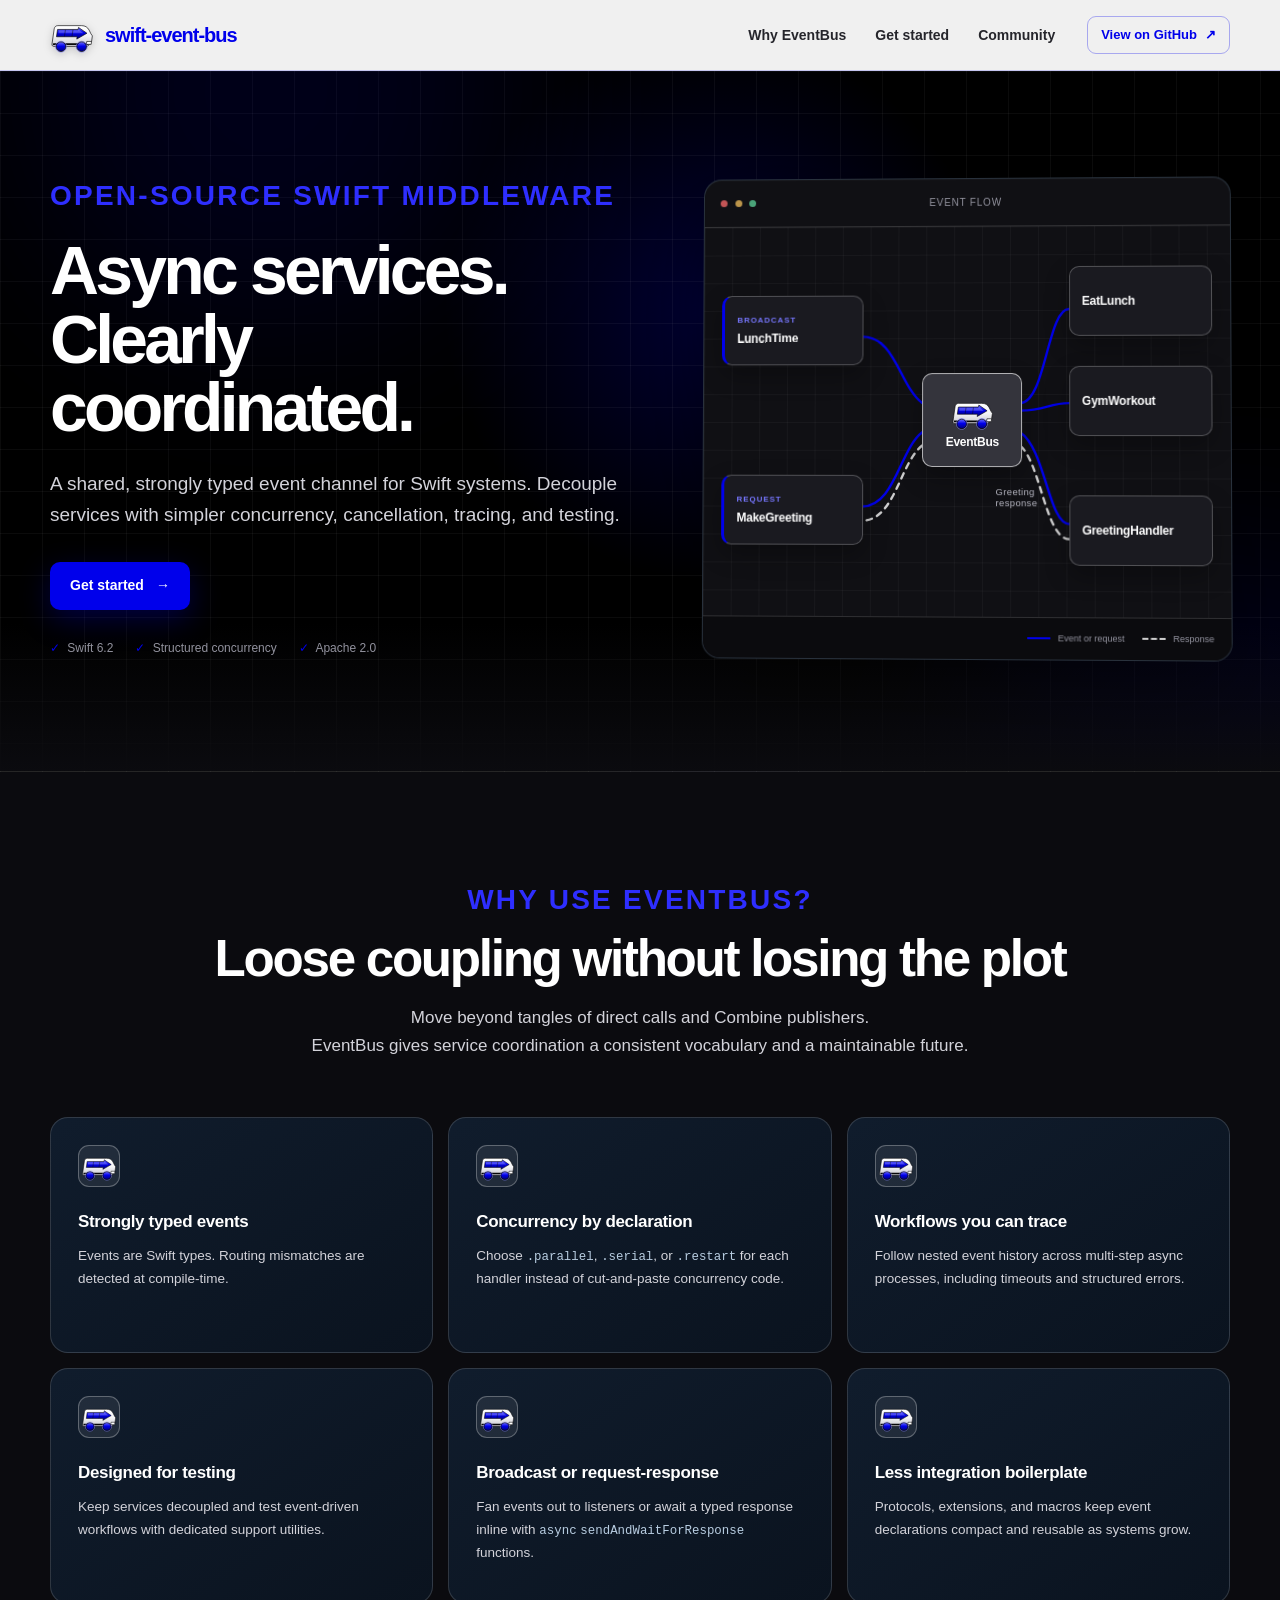
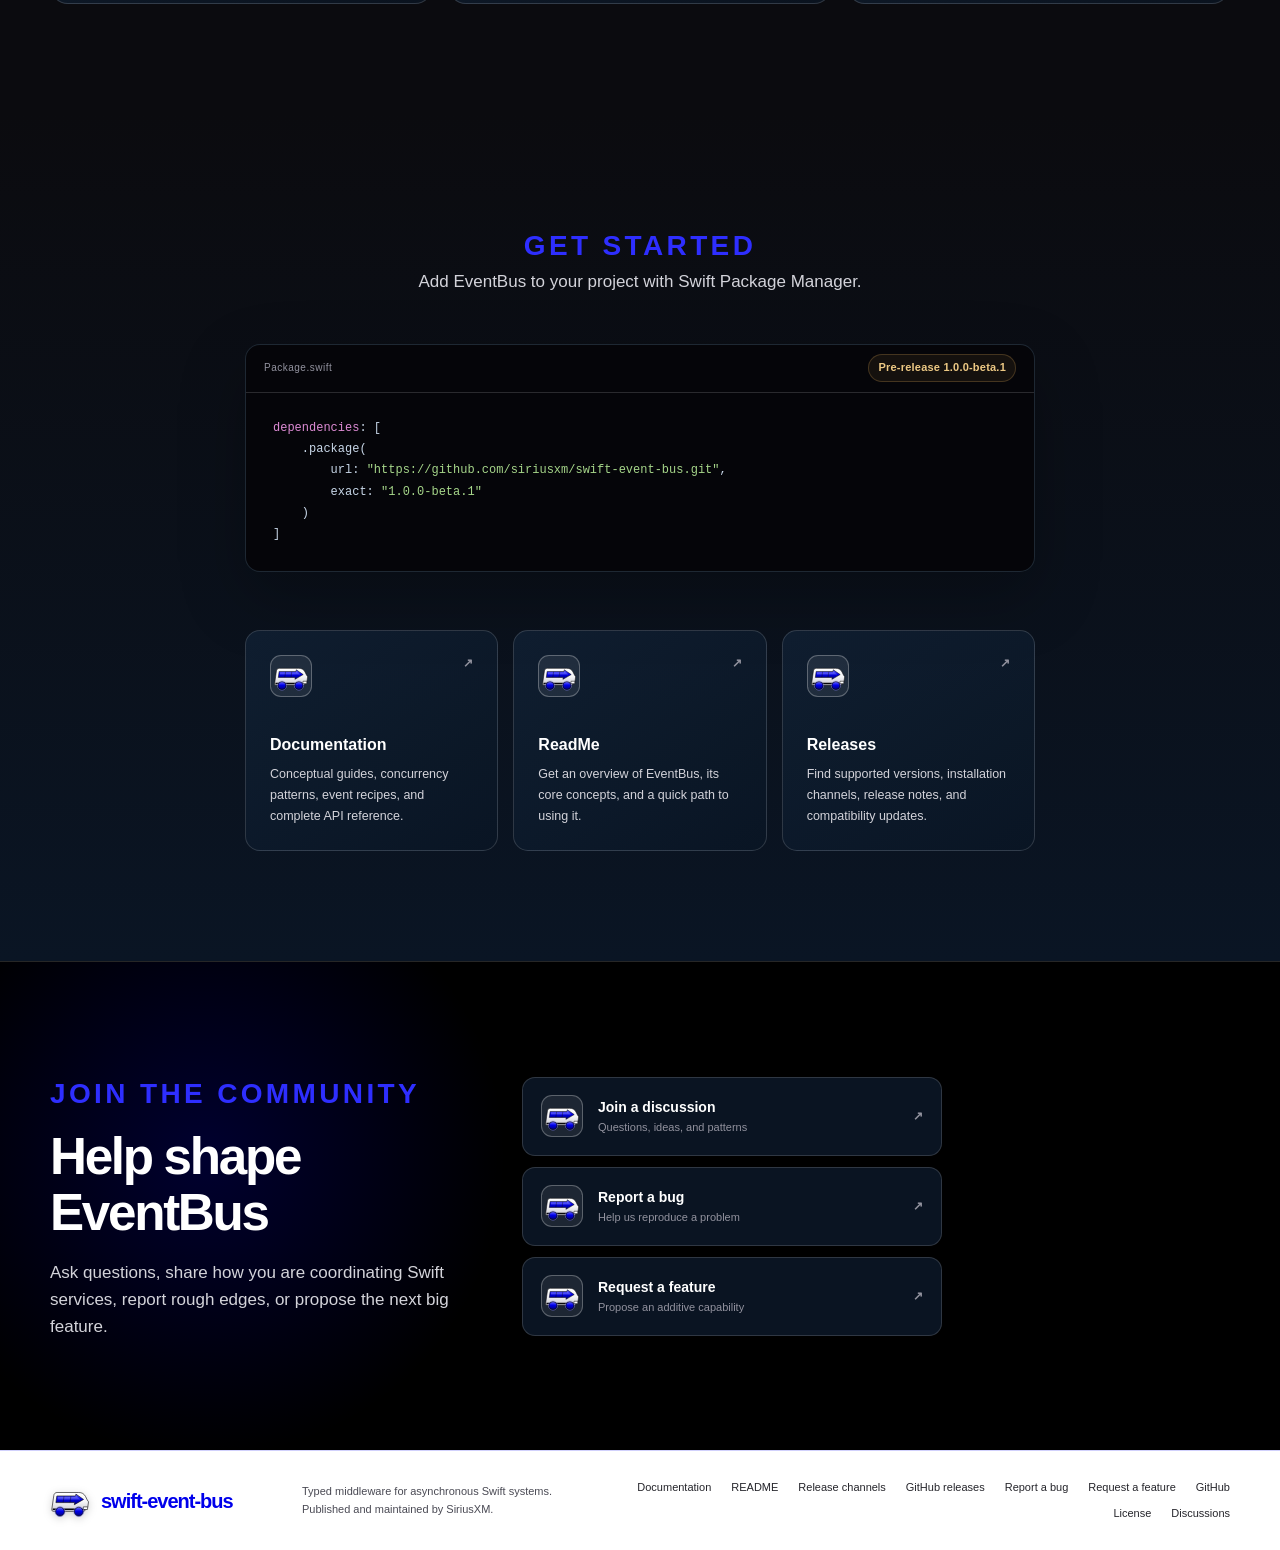
<file: Documentation/Website/index.html>
<!doctype html>
<html lang="en">
<head>
    <meta charset="utf-8">
    <meta name="viewport" content="width=device-width, initial-scale=1">
    <meta name="description" content="EventBus is an open-source, strongly typed event channel for coordinating asynchronous Swift services without coupling.">
    <meta name="theme-color" content="#08111f">
    <title>swift-event-bus — Async Swift services, coordinated</title>
    <link rel="icon" href="assets/eventbus-favicon.svg" type="image/svg+xml">
    <link rel="stylesheet" href="styles.css">
</head>
<body>
    <a class="skip-link" href="#main-content">Skip to content</a>

    <header class="site-header">
        <div class="shell header-inner">
            <a class="brand" href="#top" aria-label="swift-event-bus home">
                <img class="lockup-bus" src="assets/eventbus-logo.svg" width="44" height="44" alt="">
                <span class="product-name">swift-event-bus</span>
            </a>

            <nav class="site-nav" aria-label="Primary navigation">
                <a href="#why">Why EventBus</a>
                <a href="#get-started">Get started</a>
                <a href="#community">Community</a>
            </nav>

            <a class="header-github" href="https://github.com/siriusxm/swift-event-bus">
                View on GitHub
                <span aria-hidden="true">↗</span>
            </a>
        </div>
    </header>

    <main id="main-content">
        <section class="hero" id="top">
            <div class="hero-glow hero-glow-one" aria-hidden="true"></div>
            <div class="hero-glow hero-glow-two" aria-hidden="true"></div>

            <div class="shell hero-grid">
                <div class="hero-copy">
                    <div class="eyebrow-row">
                        <span class="eyebrow">Open-source Swift middleware</span>
                    </div>
                    <h1>Async services.<br>Clearly coordinated.</h1>
                    <p class="hero-lede">
                        A shared, strongly typed event channel for Swift systems. Decouple services with simpler concurrency, cancellation, tracing, and testing.
                    </p>
                    <div class="hero-actions">
                        <a class="button button-primary" href="#get-started">Get started <span aria-hidden="true">→</span></a>
                    </div>
                    <ul class="hero-facts" aria-label="Project highlights">
                        <li><span>✓</span> Swift 6.2</li>
                        <li><span>✓</span> Structured concurrency</li>
                        <li><span>✓</span> Apache 2.0</li>
                    </ul>
                </div>

                <div class="flow-card" aria-label="Diagram showing a LunchTime broadcast reaching two handlers and a MakeGreeting request returning a response">
                    <div class="flow-card-header">
                        <div>
                            <span class="window-dot dot-red"></span>
                            <span class="window-dot dot-yellow"></span>
                            <span class="window-dot dot-green"></span>
                        </div>
                        <span>Event flow</span>
                    </div>

                    <div class="event-map">
                        <svg class="event-connectors" viewBox="0 0 560 390" aria-hidden="true">
                            <defs>
                                <marker id="arrow-blue" viewBox="0 0 10 10" refX="9" refY="5" markerWidth="6" markerHeight="6" orient="auto-start-reverse">
                                    <path d="M 0 0 L 10 5 L 0 10 z" fill="#0000eb"/>
                                </marker>
                                <marker id="arrow-white" viewBox="0 0 10 10" refX="9" refY="5" markerWidth="6" markerHeight="6" orient="auto-start-reverse">
                                    <path d="M 0 0 L 10 5 L 0 10 z" fill="#ffffff"/>
                                </marker>
                            </defs>
                            <path class="broadcast-path" d="M170 105 C205 105 210 158 234 176" marker-end="url(#arrow-blue)"/>
                            <path class="request-path" d="M170 286 C205 286 210 225 234 207" marker-end="url(#arrow-blue)"/>
                            <path class="broadcast-path" d="M338 176 C365 176 367 76 390 76" marker-end="url(#arrow-blue)"/>
                            <path class="broadcast-path" d="M338 184 C365 184 368 176 390 176" marker-end="url(#arrow-blue)"/>
                            <path class="request-path" d="M338 207 C365 225 368 304 390 304" marker-end="url(#arrow-blue)"/>
                            <path class="response-path" d="M390 320 C365 320 360 240 338 221"/>
                            <path class="response-path" d="M234 221 C210 240 205 301 170 301" marker-end="url(#arrow-white)"/>
                            <text class="response-label" x="312" y="274">
                                <tspan x="312">Greeting</tspan>
                                <tspan x="312" dy="11">response</tspan>
                            </text>
                        </svg>

                        <div class="event-node event-input broadcast-input">
                            <span class="event-kind">Broadcast</span>
                            <strong>LunchTime</strong>
                        </div>

                        <div class="event-node event-input request-input">
                            <span class="event-kind">Request</span>
                            <strong>MakeGreeting</strong>
                        </div>

                        <div class="eventbus-hub">
                            <img src="assets/eventbus-logo.svg" width="43" height="43" alt="">
                            <strong>EventBus</strong>
                        </div>

                        <div class="event-node receiver receiver-one">
                            <strong>EatLunch</strong>
                        </div>

                        <div class="event-node receiver receiver-two">
                            <strong>GymWorkout</strong>
                        </div>

                        <div class="event-node receiver receiver-three">
                            <strong>GreetingHandler</strong>
                        </div>
                    </div>

                    <div class="event-legend">
                        <span><i class="legend-solid"></i> Event or request</span>
                        <span><i class="legend-dashed"></i> Response</span>
                    </div>
                </div>
            </div>
        </section>

        <section class="section" id="why">
            <div class="shell">
                <div class="section-heading centered-heading">
                    <span class="kicker why-kicker">WHY USE EVENTBUS?</span>
                    <h2>Loose coupling without losing the plot</h2>
                    <p>Move beyond tangles of direct calls and Combine publishers.</p>
                    <p>EventBus gives service coordination a consistent vocabulary and a maintainable future.</p>
                </div>

                <div class="feature-grid">
                    <article class="feature-card">
                        <span class="feature-icon" aria-hidden="true"><img src="assets/eventbus-logo.svg" alt=""></span>
                        <h3>Strongly typed events</h3>
                        <p>Events are Swift types. Routing mismatches are detected at compile-time.</p>
                    </article>
                    <article class="feature-card">
                        <span class="feature-icon" aria-hidden="true"><img src="assets/eventbus-logo.svg" alt=""></span>
                        <h3>Concurrency by declaration</h3>
                        <p>Choose <code>.parallel</code>, <code>.serial</code>, or <code>.restart</code> for each handler instead of cut-and-paste concurrency code.</p>
                    </article>
                    <article class="feature-card">
                        <span class="feature-icon" aria-hidden="true"><img src="assets/eventbus-logo.svg" alt=""></span>
                        <h3>Workflows you can trace</h3>
                        <p>Follow nested event history across multi-step async processes, including timeouts and structured errors.</p>
                    </article>
                    <article class="feature-card">
                        <span class="feature-icon" aria-hidden="true"><img src="assets/eventbus-logo.svg" alt=""></span>
                        <h3>Designed for testing</h3>
                        <p>Keep services decoupled and test event-driven workflows with dedicated support utilities.</p>
                    </article>
                    <article class="feature-card">
                        <span class="feature-icon" aria-hidden="true"><img src="assets/eventbus-logo.svg" alt=""></span>
                        <h3>Broadcast or request-response</h3>
                        <p>Fan events out to listeners or await a typed response inline with <code>async</code> <code>sendAndWaitForResponse</code> functions.</p>
                    </article>
                    <article class="feature-card">
                        <span class="feature-icon" aria-hidden="true"><img src="assets/eventbus-logo.svg" alt=""></span>
                        <h3>Less integration boilerplate</h3>
                        <p>Protocols, extensions, and macros keep event declarations compact and reusable as systems grow.</p>
                    </article>
                </div>
            </div>
        </section>

        <section class="section get-started-section" id="get-started">
            <div class="shell">
                <div class="section-heading centered-heading compact-heading">
                    <span class="kicker">Get started</span>
                    <p>Add EventBus to your project with Swift Package Manager.</p>
                </div>

                <div class="install-card">
                    <div class="install-card-title">
                        <span>Package.swift</span>
                        <span class="planned-label">Pre-release 1.0.0-beta.1</span>
                    </div>
                    <pre><code><span class="code-keyword">dependencies</span>: [
    .package(
        url: <span class="code-string">"https://github.com/siriusxm/swift-event-bus.git"</span>,
        exact: <span class="code-string">"1.0.0-beta.1"</span>
    )
]</code></pre>
                </div>

                <div class="resource-row" id="documentation">
                    <a class="resource-card resource-featured" href="docs/documentation/eventbus/">
                        <img class="resource-logo" src="assets/eventbus-logo.svg" alt="">
                        <div>
                            <h3>Documentation</h3>
                            <p>Conceptual guides, concurrency patterns, event recipes, and complete API reference.</p>
                        </div>
                        <b aria-hidden="true">↗</b>
                    </a>
                    <a class="resource-card" href="https://github.com/siriusxm/swift-event-bus/blob/main/README.md">
                        <img class="resource-logo" src="assets/eventbus-logo.svg" alt="">
                        <div><h3>ReadMe</h3><p>Get an overview of EventBus, its core concepts, and a quick path to using it.</p></div>
                        <b aria-hidden="true">↗</b>
                    </a>
                    <a class="resource-card" href="https://github.com/siriusxm/swift-event-bus/blob/main/RELEASES.md">
                        <img class="resource-logo" src="assets/eventbus-logo.svg" alt="">
                        <div><h3>Releases</h3><p>Find supported versions, installation channels, release notes, and compatibility updates.</p></div>
                        <b aria-hidden="true">↗</b>
                    </a>
                </div>
            </div>
        </section>

        <section class="section community-section" id="community">
            <div class="shell community-shell">
                <div class="community-copy">
                    <span class="kicker">JOIN THE COMMUNITY</span>
                    <h2>Help shape EventBus</h2>
                    <p>Ask questions, share how you are coordinating Swift services, report rough edges, or propose the next big feature.</p>
                </div>

                <div class="community-links">
                    <a href="https://github.com/siriusxm/swift-event-bus/discussions">
                        <span class="community-icon"><img src="assets/eventbus-logo.svg" alt=""></span>
                        <span><strong>Join a discussion</strong><small>Questions, ideas, and patterns</small></span>
                        <b aria-hidden="true">↗</b>
                    </a>
                    <a href="https://github.com/siriusxm/swift-event-bus/issues/new?template=bug.md">
                        <span class="community-icon"><img src="assets/eventbus-logo.svg" alt=""></span>
                        <span><strong>Report a bug</strong><small>Help us reproduce a problem</small></span>
                        <b aria-hidden="true">↗</b>
                    </a>
                    <a href="https://github.com/siriusxm/swift-event-bus/issues/new?template=feature.md">
                        <span class="community-icon"><img src="assets/eventbus-logo.svg" alt=""></span>
                        <span><strong>Request a feature</strong><small>Propose an additive capability</small></span>
                        <b aria-hidden="true">↗</b>
                    </a>
                </div>
            </div>
        </section>
    </main>

    <footer class="site-footer">
        <div class="shell footer-inner">
            <a class="brand footer-brand" href="#top" aria-label="swift-event-bus home">
                <img class="lockup-bus" src="assets/eventbus-logo.svg" width="40" height="40" alt="">
                <span class="product-name">swift-event-bus</span>
            </a>
            <p>
                <span>Typed middleware for asynchronous Swift systems.</span>
                <span>Published and maintained by SiriusXM.</span>
            </p>
            <nav aria-label="Footer navigation">
                <a href="docs/documentation/eventbus/">Documentation</a>
                <a href="https://github.com/siriusxm/swift-event-bus#readme">README</a>
                <a href="https://github.com/siriusxm/swift-event-bus/blob/main/RELEASES.md">Release channels</a>
                <a href="https://github.com/siriusxm/swift-event-bus/releases">GitHub releases</a>
                <a href="https://github.com/siriusxm/swift-event-bus/issues/new?template=bug.md">Report a bug</a>
                <a href="https://github.com/siriusxm/swift-event-bus/issues/new?template=feature.md">Request a feature</a>
                <a href="https://github.com/siriusxm/swift-event-bus">GitHub</a>
                <a href="https://github.com/siriusxm/swift-event-bus/blob/main/LICENSE">License</a>
                <a href="https://github.com/siriusxm/swift-event-bus/discussions">Discussions</a>
            </nav>
        </div>
    </footer>
</body>
</html>
</file>
<file: Documentation/Website/styles.css>
:root {
    color-scheme: dark;
    --page: #0b0b0f;
    --page-deep: #000000;
    --surface: #111114;
    --surface-raised: #19191d;
    --surface-soft: #09090c;
    --line: rgba(255, 255, 255, 0.15);
    --line-strong: rgba(255, 255, 255, 0.28);
    --text: #ffffff;
    --text-soft: #d3d3da;
    --text-muted: #92929e;
    --section-title-blue: #2e2eff;
    --cyan: #0000eb;
    --cyan-bright: #0000eb;
    --blue: #0000eb;
    --violet: #0000eb;
    --pink: #ffffff;
    --amber: #ffffff;
    --green: #0000eb;
    --radius: 18px;
    --shadow: 0 30px 80px rgba(0, 0, 0, 0.34);
    --shell: 1180px;
}

* {
    box-sizing: border-box;
}

html {
    scroll-behavior: smooth;
}

body {
    margin: 0;
    background: var(--page);
    color: var(--text);
    font-family: "Helvetica Now Text", "Helvetica Neue", Helvetica, Arial, sans-serif;
    font-size: 16px;
    line-height: 1.6;
    -webkit-font-smoothing: antialiased;
}

a {
    color: inherit;
    text-decoration: none;
}

code,
pre {
    font-family: "SFMono-Regular", Consolas, "Liberation Mono", monospace;
}

.shell {
    width: min(calc(100% - 40px), var(--shell));
    margin-inline: auto;
}

.skip-link {
    position: fixed;
    z-index: 100;
    top: 12px;
    left: 12px;
    padding: 9px 14px;
    border-radius: 8px;
    background: var(--cyan);
    color: #041017;
    font-weight: 700;
    transform: translateY(-160%);
}

.skip-link:focus {
    transform: translateY(0);
}

:focus-visible {
    outline: 3px solid var(--cyan);
    outline-offset: 4px;
}

.site-header {
    position: sticky;
    z-index: 20;
    top: 0;
    border-bottom: 1px solid rgba(0, 0, 235, 0.18);
    background: rgba(255, 255, 255, 0.94);
    backdrop-filter: blur(18px);
}

.header-inner {
    display: flex;
    min-height: 70px;
    align-items: center;
    gap: 32px;
}

.brand {
    display: inline-flex;
    align-items: center;
    gap: 11px;
    color: #0000eb;
}

.brand-logo {
    display: block;
    flex: 0 0 auto;
    filter: drop-shadow(0 3px 7px rgba(6, 10, 18, 0.4));
}

.lockup-bus {
    display: block;
    flex: 0 0 auto;
    filter: drop-shadow(0 2px 4px rgba(0, 0, 0, 0.18));
}

.product-name {
    font-family: "Helvetica Now Variable Display", "Helvetica Now Display", "Helvetica Neue", Helvetica, Arial, sans-serif;
    font-size: 20px;
    font-style: normal;
    font-weight: 800;
    letter-spacing: -0.05em;
    line-height: 1;
}

.site-nav {
    display: flex;
    margin-left: auto;
    align-items: center;
    gap: 29px;
    color: #25252b;
    font-size: 14px;
    font-weight: 550;
}

.site-nav a,
.site-footer nav a {
    transition: color 160ms ease;
}

.site-nav a:hover,
.site-footer nav a:hover {
    color: #0000eb;
}

.header-github {
    display: inline-flex;
    align-items: center;
    gap: 8px;
    padding: 8px 13px;
    border: 1px solid rgba(0, 0, 235, 0.3);
    border-radius: 9px;
    color: #0000eb;
    font-size: 13px;
    font-weight: 650;
    transition: border-color 160ms ease, background 160ms ease;
}

.header-github:hover {
    border-color: #0000eb;
    background: rgba(0, 0, 235, 0.06);
}

.hero {
    position: relative;
    overflow: hidden;
    padding: 106px 0 112px;
    border-bottom: 1px solid var(--line);
    background:
        linear-gradient(rgba(255, 255, 255, 0.045) 1px, transparent 1px),
        linear-gradient(90deg, rgba(255, 255, 255, 0.045) 1px, transparent 1px),
        radial-gradient(circle at 56% 34%, rgba(0, 0, 235, 0.22), transparent 32%),
        var(--page-deep);
    background-size: 42px 42px, 42px 42px, auto, auto;
}

.hero::after {
    position: absolute;
    right: 0;
    bottom: -2px;
    left: 0;
    height: 150px;
    background: linear-gradient(transparent, var(--page));
    content: "";
    pointer-events: none;
}

.hero-glow {
    position: absolute;
    width: 480px;
    height: 480px;
    border-radius: 50%;
    filter: blur(90px);
    opacity: 0.1;
    pointer-events: none;
}

.hero-glow-one { top: -220px; left: 2%; background: var(--cyan); }
.hero-glow-two { right: -180px; bottom: -260px; background: #0000eb; }

.hero-grid {
    position: relative;
    z-index: 2;
    display: grid;
    grid-template-columns: minmax(0, 1fr) minmax(460px, 0.92fr);
    align-items: center;
    gap: 76px;
}

.eyebrow-row {
    display: flex;
    margin-bottom: 24px;
    align-items: center;
    gap: 15px;
    flex-wrap: wrap;
}

.eyebrow,
.kicker {
    color: var(--section-title-blue);
    font-size: 28px;
    font-weight: 750;
    letter-spacing: 0.12em;
    text-transform: uppercase;
}

.eyebrow {
    font-size: 28px;
    letter-spacing: 0.08em;
    line-height: 1.25;
}

.why-kicker {
    font-size: 28px;
    letter-spacing: 0.08em;
    line-height: 1.25;
    text-transform: none;
}

.status-pill,
.coming-soon,
.planned-label {
    display: inline-flex;
    align-items: center;
    gap: 7px;
    padding: 4px 9px;
    border: 1px solid rgba(0, 0, 235, 0.42);
    border-radius: 999px;
    background: rgba(0, 0, 235, 0.13);
    color: #8f8fff;
    font-size: 11px;
    font-weight: 650;
    letter-spacing: 0.02em;
}

.status-pill span {
    width: 6px;
    height: 6px;
    border-radius: 50%;
    background: var(--green);
    box-shadow: 0 0 8px var(--green);
}

.hero h1 {
    max-width: 650px;
    margin: 0;
    font-size: clamp(52px, 5.3vw, 75px);
    font-family: "Helvetica Now Display", "Helvetica Neue", Helvetica, Arial, sans-serif;
    font-weight: 800;
    letter-spacing: -0.055em;
    line-height: 1.01;
}

.hero-lede {
    max-width: 620px;
    margin: 25px 0 31px;
    color: var(--text-soft);
    font-size: 19px;
    line-height: 1.65;
}

.hero-actions {
    display: flex;
    align-items: center;
    gap: 12px;
    flex-wrap: wrap;
}

.button {
    display: inline-flex;
    min-height: 48px;
    align-items: center;
    justify-content: center;
    gap: 12px;
    padding: 11px 19px;
    border: 1px solid transparent;
    border-radius: 10px;
    font-size: 14px;
    font-weight: 700;
    transition: transform 160ms ease, box-shadow 160ms ease, background 160ms ease;
}

.button:hover { transform: translateY(-2px); }

.button-primary {
    background: #0000eb;
    box-shadow: 0 10px 30px rgba(0, 0, 235, 0.28);
    color: #ffffff;
}

.button-primary:hover { box-shadow: 0 13px 38px rgba(0, 0, 235, 0.42); }

.button-secondary {
    border-color: var(--line-strong);
    background: rgba(13, 28, 46, 0.7);
    color: #d9e7f6;
}

.button-secondary:hover { background: rgba(22, 42, 65, 0.9); }

.hero-facts {
    display: flex;
    margin: 29px 0 0;
    padding: 0;
    gap: 22px;
    color: var(--text-muted);
    font-size: 12px;
    list-style: none;
    flex-wrap: wrap;
}

.hero-facts span { margin-right: 4px; color: var(--green); }

.flow-card {
    overflow: hidden;
    border: 1px solid rgba(139, 183, 222, 0.2);
    border-radius: 18px;
    background: #101014;
    box-shadow: var(--shadow), inset 0 1px rgba(255, 255, 255, 0.025);
    transform: perspective(1000px) rotateY(-1.5deg) rotateX(1deg);
}

.flow-card-header {
    display: grid;
    grid-template-columns: 1fr auto 1fr;
    height: 48px;
    align-items: center;
    padding: 0 16px;
    border-bottom: 1px solid var(--line);
    color: var(--text-muted);
    font-size: 10px;
    letter-spacing: 0.08em;
    text-transform: uppercase;
}

.window-dot {
    display: inline-block;
    width: 7px;
    height: 7px;
    margin-right: 4px;
    border-radius: 50%;
    opacity: 0.75;
}

.dot-red { background: #ff6d6d; }
.dot-yellow { background: #f4c15d; }
.dot-green { background: #5ed49b; }

.live-indicator {
    display: inline-flex;
    justify-self: end;
    align-items: center;
    gap: 6px;
    color: #83d8c2;
}

.live-indicator i {
    width: 5px;
    height: 5px;
    border-radius: 50%;
    background: var(--green);
}

.event-map {
    position: relative;
    width: 100%;
    height: 390px;
    background:
        linear-gradient(rgba(255, 255, 255, 0.035) 1px, transparent 1px),
        linear-gradient(90deg, rgba(255, 255, 255, 0.035) 1px, transparent 1px),
        #101014;
    background-size: 28px 28px;
}

.event-connectors {
    position: absolute;
    z-index: 1;
    inset: 0;
    width: 100%;
    height: 100%;
}

.event-connectors path {
    fill: none;
    stroke-linecap: round;
    stroke-linejoin: round;
    stroke-width: 2.5;
}

.broadcast-path,
.request-path {
    stroke: #0000eb;
}

.response-path {
    stroke: #ffffff;
    stroke-dasharray: 6 6;
    opacity: 0.8;
}

.event-connectors text {
    fill: #b8b8c3;
    font-family: "Helvetica Now Text", "Helvetica Neue", Helvetica, Arial, sans-serif;
    font-size: 10px;
    letter-spacing: 0.04em;
    text-anchor: middle;
}

.event-connectors .response-label {
    text-anchor: start;
}

.event-node,
.eventbus-hub {
    position: absolute;
    z-index: 2;
    display: flex;
    justify-content: center;
    border: 1px solid rgba(255, 255, 255, 0.24);
    border-radius: 10px;
    background: #1a1a20;
    box-shadow: 0 10px 24px rgba(0, 0, 0, 0.28);
    flex-direction: column;
}

.event-node {
    width: 27%;
    min-height: 70px;
    padding: 10px 12px;
}

.event-node strong,
.eventbus-hub strong {
    display: block;
    color: #ffffff;
    font-size: 12px;
    letter-spacing: -0.02em;
    line-height: 1.25;
}

.event-node small,
.eventbus-hub small {
    display: block;
    margin-top: 3px;
    color: #9b9ba6;
    font-size: 9px;
    line-height: 1.35;
}

.event-kind {
    width: fit-content;
    margin-bottom: 5px;
    color: #7777ff;
    font-size: 8px;
    font-weight: 800;
    letter-spacing: 0.12em;
    text-transform: uppercase;
}

.event-input {
    left: 3.5%;
    border-left: 3px solid #0000eb;
}

.broadcast-input { top: 69px; }
.request-input { top: 249px; }

.eventbus-hub {
    top: 147px;
    left: 41.8%;
    width: 19%;
    height: 94px;
    align-items: center;
    border-color: rgba(255, 255, 255, 0.62);
    background: #34343c;
    text-align: center;
}

.eventbus-hub img {
    display: block;
    margin-bottom: 1px;
}

.eventbus-hub small { font-size: 7.5px; }

.receiver {
    left: 69.6%;
    min-height: 70px;
    padding-left: 12px;
}

.receiver-one { top: 40px; }
.receiver-two { top: 140px; }
.receiver-three { top: 269px; }

.event-legend {
    display: flex;
    min-height: 42px;
    padding: 0 17px;
    border-top: 1px solid var(--line);
    align-items: center;
    justify-content: flex-end;
    gap: 18px;
    background: #0b0b0e;
    color: #92929e;
    font-size: 9px;
}

.event-legend span {
    display: inline-flex;
    align-items: center;
    gap: 7px;
}

.event-legend i {
    display: block;
    width: 23px;
    height: 0;
    border-top: 2px solid #0000eb;
}

.event-legend .legend-dashed {
    border-top-color: #ffffff;
    border-top-style: dashed;
    opacity: 0.8;
}

.flow-stage {
    display: grid;
    min-height: 355px;
    padding: 36px 27px;
    grid-template-columns: 1fr 42px 112px 48px 1.15fr;
    align-items: center;
}

.flow-source,
.handler-node {
    display: flex;
    align-items: center;
    gap: 10px;
    padding: 11px;
    border: 1px solid var(--line);
    border-radius: 10px;
    background: rgba(18, 34, 55, 0.85);
}

.flow-source strong,
.handler-node strong {
    display: block;
    font-size: 11px;
    line-height: 1.3;
}

.flow-source small,
.handler-node small,
.bus-core small {
    display: block;
    color: var(--text-muted);
    font-size: 8px;
    line-height: 1.5;
}

.node-icon {
    display: grid;
    width: 28px;
    height: 28px;
    border: 1px solid rgba(82, 181, 232, 0.22);
    border-radius: 8px;
    background: rgba(54, 125, 186, 0.12);
    color: #8ccef2;
    font-size: 9px;
    font-weight: 800;
    place-items: center;
}

.flow-line {
    position: relative;
    height: 1px;
    background: linear-gradient(90deg, rgba(0, 0, 235, 0.1), var(--cyan));
}

.flow-line i {
    position: absolute;
    top: -2px;
    right: 7px;
    width: 5px;
    height: 5px;
    border-radius: 50%;
    background: var(--cyan-bright);
    box-shadow: 0 0 9px var(--cyan);
    animation: signal 2.2s ease-in-out infinite;
}

@keyframes signal {
    0% { transform: translateX(-25px); opacity: 0; }
    25%, 75% { opacity: 1; }
    100% { transform: translateX(7px); opacity: 0; }
}

.bus-node {
    position: relative;
    display: grid;
    width: 112px;
    height: 112px;
    place-items: center;
}

.bus-core {
    position: relative;
    z-index: 2;
    display: flex;
    width: 86px;
    height: 86px;
    align-items: center;
    justify-content: center;
    border: 1px solid rgba(0, 0, 235, 0.48);
    border-radius: 50%;
    background: radial-gradient(circle at 50% 30%, #2020a5, #090920 70%);
    box-shadow: 0 0 35px rgba(0, 0, 235, 0.22), inset 0 0 20px rgba(0, 0, 235, 0.12);
    flex-direction: column;
}

.bus-logo { margin-bottom: 1px; }
.bus-core strong { font-size: 10px; }
.bus-core small { font-size: 7px; }

.bus-orbit {
    position: absolute;
    border: 1px solid rgba(0, 0, 235, 0.26);
    border-radius: 50%;
}

.orbit-one { inset: 2px; }
.orbit-two { inset: -9px; border-style: dashed; animation: orbit 20s linear infinite; }

@keyframes orbit { to { transform: rotate(360deg); } }

.flow-branches {
    display: flex;
    height: 133px;
    justify-content: space-around;
    flex-direction: column;
}

.flow-branches span {
    display: block;
    height: 1px;
    background: linear-gradient(90deg, var(--cyan), rgba(122, 152, 214, 0.23));
}

.handler-stack {
    display: flex;
    gap: 10px;
    flex-direction: column;
}

.handler-node {
    position: relative;
    padding: 9px 10px;
}

.handler-node::before {
    position: absolute;
    top: 8px;
    bottom: 8px;
    left: 0;
    width: 2px;
    border-radius: 2px;
    background: var(--accent);
    content: "";
}

.handler-node b { margin-left: auto; color: var(--accent); font-size: 10px; }
.accent-cyan { --accent: var(--cyan); }
.accent-violet { --accent: var(--violet); }
.accent-amber { --accent: var(--amber); }

.trace-strip {
    display: grid;
    grid-template-columns: auto 1fr auto;
    padding: 12px 16px;
    border-top: 1px solid var(--line);
    align-items: center;
    gap: 13px;
    color: var(--text-muted);
    font-size: 8px;
}

.trace-strip > span {
    padding: 2px 6px;
    border: 1px solid var(--line);
    border-radius: 4px;
    text-transform: uppercase;
}

.trace-strip code { overflow: hidden; color: #7fa0ba; text-overflow: ellipsis; white-space: nowrap; }
.trace-strip b { color: var(--green); font-weight: 600; }

.section {
    padding: 110px 0;
}

.section-heading h2,
.community-copy h2 {
    margin: 14px 0 17px;
    font-size: clamp(36px, 4vw, 52px);
    font-family: "Helvetica Now Display", "Helvetica Neue", Helvetica, Arial, sans-serif;
    font-weight: 800;
    letter-spacing: -0.045em;
    line-height: 1.1;
}

.section-heading > p,
.community-copy > p {
    max-width: 680px;
    margin: 0;
    color: var(--text-soft);
    font-size: 17px;
}

.centered-heading {
    display: flex;
    align-items: center;
    text-align: center;
    flex-direction: column;
}

.feature-grid {
    display: grid;
    margin-top: 58px;
    grid-template-columns: repeat(3, 1fr);
    gap: 15px;
}

.feature-card {
    min-height: 236px;
    padding: 27px;
    border: 1px solid var(--line);
    border-radius: var(--radius);
    background: linear-gradient(145deg, rgba(18, 35, 56, 0.72), rgba(10, 22, 37, 0.72));
    transition: transform 180ms ease, border-color 180ms ease, background 180ms ease;
}

.feature-card:hover {
    border-color: rgba(119, 178, 222, 0.28);
    background: linear-gradient(145deg, rgba(21, 42, 67, 0.84), rgba(11, 25, 42, 0.84));
    transform: translateY(-3px);
}

.feature-icon {
    display: grid;
    width: 42px;
    height: 42px;
    margin-bottom: 21px;
    border: 1px solid rgba(255, 255, 255, 0.28);
    border-radius: 11px;
    background: rgba(255, 255, 255, 0.08);
    font-family: "SFMono-Regular", monospace;
    font-size: 15px;
    font-weight: 700;
    place-items: center;
}

.feature-icon img {
    display: block;
    width: 36px;
    height: 36px;
}

.icon-cyan { color: var(--cyan); }
.icon-violet { color: var(--violet); }
.icon-amber { color: var(--amber); }
.icon-blue { color: var(--blue); }
.icon-pink { color: var(--pink); }
.icon-green { color: var(--green); }

.feature-card h3 {
    margin: 0 0 10px;
    font-size: 17px;
    letter-spacing: -0.02em;
}

.feature-card p {
    margin: 0;
    color: var(--text-soft);
    font-size: 13.5px;
    line-height: 1.7;
}

.feature-card code {
    color: #b8cde1;
    font-size: 0.92em;
}

.architecture-section {
    border-block: 1px solid var(--line);
    background:
        radial-gradient(circle at 85% 50%, rgba(84, 92, 195, 0.11), transparent 31%),
        var(--page-deep);
}

.split-layout {
    display: grid;
    grid-template-columns: 0.9fr 1.1fr;
    align-items: center;
    gap: 86px;
}

.left-heading > p { max-width: 520px; }

.check-list {
    display: flex;
    margin: 36px 0 30px;
    padding: 0;
    gap: 18px;
    flex-direction: column;
    list-style: none;
}

.check-list li {
    display: flex;
    align-items: center;
    gap: 14px;
}

.check-list li > span {
    display: grid;
    width: 33px;
    height: 33px;
    border: 1px solid rgba(0, 0, 235, 0.36);
    border-radius: 50%;
    background: rgba(0, 0, 235, 0.13);
    color: var(--cyan-bright);
    font-size: 9px;
    font-weight: 750;
    place-items: center;
}

.check-list strong,
.check-list small { display: block; }
.check-list strong { font-size: 14px; }
.check-list small { color: var(--text-muted); font-size: 12px; }

.text-link {
    display: inline-flex;
    align-items: center;
    gap: 9px;
    color: var(--cyan-bright);
    font-size: 13px;
    font-weight: 680;
}

.text-link span { transition: transform 160ms ease; }
.text-link:hover span { transform: translateX(4px); }

.code-window {
    overflow: hidden;
    border: 1px solid rgba(132, 167, 206, 0.22);
    border-radius: var(--radius);
    background: #050509;
    box-shadow: var(--shadow);
}

.code-window-header,
.install-card-title {
    display: flex;
    min-height: 48px;
    padding: 0 18px;
    border-bottom: 1px solid var(--line);
    align-items: center;
    justify-content: space-between;
    color: var(--text-muted);
    font-size: 10px;
    letter-spacing: 0.05em;
}

.code-window pre,
.install-card pre {
    overflow-x: auto;
    margin: 0;
    padding: 25px 27px;
    color: #c8d7e8;
    font-size: 12.5px;
    line-height: 1.78;
    tab-size: 4;
}

.code-keyword { color: #dd8bd4; }
.code-type { color: #73cce9; }
.code-comment { color: #5f7790; }
.code-string { color: #a6d68a; }

.code-caption {
    display: flex;
    min-height: 45px;
    padding: 0 23px;
    border-top: 1px solid var(--line);
    align-items: center;
    gap: 21px;
    color: var(--text-muted);
    font-size: 9px;
}

.code-caption span { display: inline-flex; align-items: center; gap: 6px; }
.code-caption i { width: 5px; height: 5px; border-radius: 50%; background: var(--green); }

.get-started-section {
    background: linear-gradient(180deg, var(--page), #0a1524);
}

.compact-heading h2 { margin-bottom: 12px; }

.install-card {
    max-width: 790px;
    overflow: hidden;
    margin: 48px auto 0;
    border: 1px solid rgba(123, 170, 208, 0.21);
    border-radius: 15px;
    background: #050509;
    box-shadow: 0 24px 65px rgba(0, 0, 0, 0.25);
}

.planned-label {
    border-color: rgba(241, 183, 90, 0.22);
    background: rgba(241, 183, 90, 0.07);
    color: #edc984;
    text-transform: none;
}

.install-card pre { font-size: 12px; }

.resource-row {
    display: grid;
    max-width: 790px;
    margin-top: 58px;
    margin-right: auto;
    margin-left: auto;
    grid-template-columns: repeat(3, 1fr);
    gap: 15px;
}

.resource-card {
    position: relative;
    display: flex;
    min-height: 205px;
    padding: 24px;
    border: 1px solid var(--line);
    border-radius: 15px;
    background: linear-gradient(145deg, rgba(18, 35, 56, 0.72), rgba(10, 22, 37, 0.72));
    flex-direction: column;
    transition: transform 180ms ease, border-color 180ms ease, background 180ms ease;
}

a.resource-card:hover {
    border-color: rgba(0, 0, 235, 0.48);
    background: linear-gradient(145deg, rgba(21, 42, 67, 0.84), rgba(11, 25, 42, 0.84));
    transform: translateY(-3px);
}

.resource-logo {
    display: block;
    width: 42px;
    height: 42px;
    margin-bottom: 27px;
    padding: 2px;
    border: 1px solid rgba(255, 255, 255, 0.28);
    border-radius: 11px;
    background: rgba(255, 255, 255, 0.08);
}

.resource-card h3 { margin: 8px 0 7px; font-size: 16px; }
.resource-card p { margin: 0; color: var(--text-soft); font-size: 12.5px; line-height: 1.65; }
.resource-card > b { position: absolute; top: 23px; right: 24px; color: var(--text-muted); font-size: 12px; }
.coming-soon { width: fit-content; border-color: rgba(0, 0, 235, 0.4); background: rgba(0, 0, 235, 0.13); color: #8f8fff; }

.community-section {
    border-top: 1px solid var(--line);
    background:
        radial-gradient(circle at 16% 40%, rgba(0, 0, 235, 0.2), transparent 27%),
        var(--page-deep);
}

.community-shell {
    display: grid;
    grid-template-columns: minmax(0, 430px) minmax(320px, 420px);
    align-items: center;
    justify-content: start;
    gap: 42px;
}

.community-copy h2 { margin-top: 12px; }

.community-links {
    display: flex;
    width: 100%;
    max-width: 420px;
    gap: 11px;
    flex-direction: column;
}

.community-links a {
    display: grid;
    min-height: 79px;
    padding: 15px 18px;
    border: 1px solid var(--line);
    border-radius: 13px;
    background: rgba(14, 29, 48, 0.72);
    grid-template-columns: auto 1fr auto;
    align-items: center;
    gap: 15px;
    transition: border-color 160ms ease, transform 160ms ease, background 160ms ease;
}

.community-links a:hover {
    border-color: rgba(0, 0, 235, 0.48);
    background: rgba(18, 38, 62, 0.86);
    transform: translateX(3px);
}

.community-icon {
    display: grid;
    width: 42px;
    height: 42px;
    border: 1px solid rgba(255, 255, 255, 0.28);
    border-radius: 11px;
    background: rgba(255, 255, 255, 0.08);
    color: var(--text);
    font-family: "SFMono-Regular", monospace;
    place-items: center;
}

.community-icon img {
    display: block;
    width: 36px;
    height: 36px;
}

.community-links strong,
.community-links small { display: block; }
.community-links strong { font-size: 14px; }
.community-links small { color: var(--text-muted); font-size: 11px; }
.community-links b { color: var(--text-muted); font-size: 12px; }

.site-footer {
    padding: 28px 0;
    border-top: 1px solid rgba(0, 0, 235, 0.18);
    background: #ffffff;
}

.footer-inner {
    display: flex;
    align-items: center;
    gap: 27px;
}

.footer-brand { flex: 0 0 225px; font-size: 15px; }
.footer-inner p { flex: 0 1 285px; margin: 0; color: #4a4a54; font-size: 11px; }
.footer-inner p span { display: block; }
.site-footer nav {
    display: flex;
    margin-left: auto;
    justify-content: flex-end;
    gap: 8px 20px;
    color: #25252b;
    font-size: 11px;
    flex-wrap: wrap;
}

@media (max-width: 1000px) {
    .site-nav { display: none; }
    .header-github { margin-left: auto; }
    .hero { padding-top: 82px; }
    .hero-grid { grid-template-columns: 1fr; gap: 65px; }
    .hero-copy { max-width: 720px; }
    .flow-card { width: min(100%, 610px); transform: none; }
    .feature-grid { grid-template-columns: repeat(2, 1fr); }
    .split-layout { grid-template-columns: 1fr; gap: 55px; }
    .left-heading > p { max-width: 650px; }
    .community-shell { gap: 36px; }
}

@media (max-width: 720px) {
    .shell { width: min(calc(100% - 28px), var(--shell)); }
    .site-header { position: relative; }
    .header-inner { min-height: 62px; }
    .header-github { padding: 7px 10px; font-size: 11px; }
    .hero { padding: 67px 0 82px; }
    .hero h1 { font-size: clamp(43px, 13vw, 58px); }
    .hero-lede { font-size: 17px; }
    .flow-card { overflow: hidden; }
    .flow-card-header,
    .event-map,
    .event-legend { min-width: 0; }
    .event-map { height: 340px; min-width: 0; }
    .event-node { min-height: 60px; padding: 8px; }
    .event-node strong,
    .eventbus-hub strong { font-size: 10px; }
    .event-kind { margin-bottom: 3px; font-size: 7px; }
    .broadcast-input { top: 56px; }
    .request-input { top: 215px; }
    .eventbus-hub { top: 126px; height: 82px; }
    .eventbus-hub img { width: 34px; height: 34px; }
    .receiver { min-height: 60px; padding-left: 8px; }
    .receiver strong { font-size: 9px; }
    .receiver-one { top: 36px; }
    .receiver-two { top: 123px; }
    .receiver-three { top: 235px; }
    .event-connectors text { font-size: 9px; }
    .section { padding: 78px 0; }
    .section-heading h2,
    .community-copy h2 { font-size: 36px; }
    .feature-grid,
    .resource-row,
    .community-shell { grid-template-columns: 1fr; }
    .feature-card { min-height: 0; }
    .community-shell { gap: 42px; }
    .code-window pre,
    .install-card pre { padding: 21px; font-size: 11px; }
    .footer-inner { align-items: flex-start; flex-direction: column; gap: 13px; }
    .site-footer nav { margin-left: 0; }
}

@media (max-width: 440px) {
    .eyebrow-row { align-items: flex-start; flex-direction: column; }
    .hero-actions { align-items: stretch; flex-direction: column; }
    .button { width: 100%; }
    .hero-facts { gap: 9px 15px; }
    .planned-label { display: none; }
    .code-caption { gap: 11px; }
    .community-links a { padding-inline: 13px; }
}

@media (prefers-reduced-motion: reduce) {
    html { scroll-behavior: auto; }
    *, *::before, *::after {
        scroll-behavior: auto !important;
        animation-duration: 0.01ms !important;
        animation-iteration-count: 1 !important;
        transition-duration: 0.01ms !important;
    }
}
</file>
